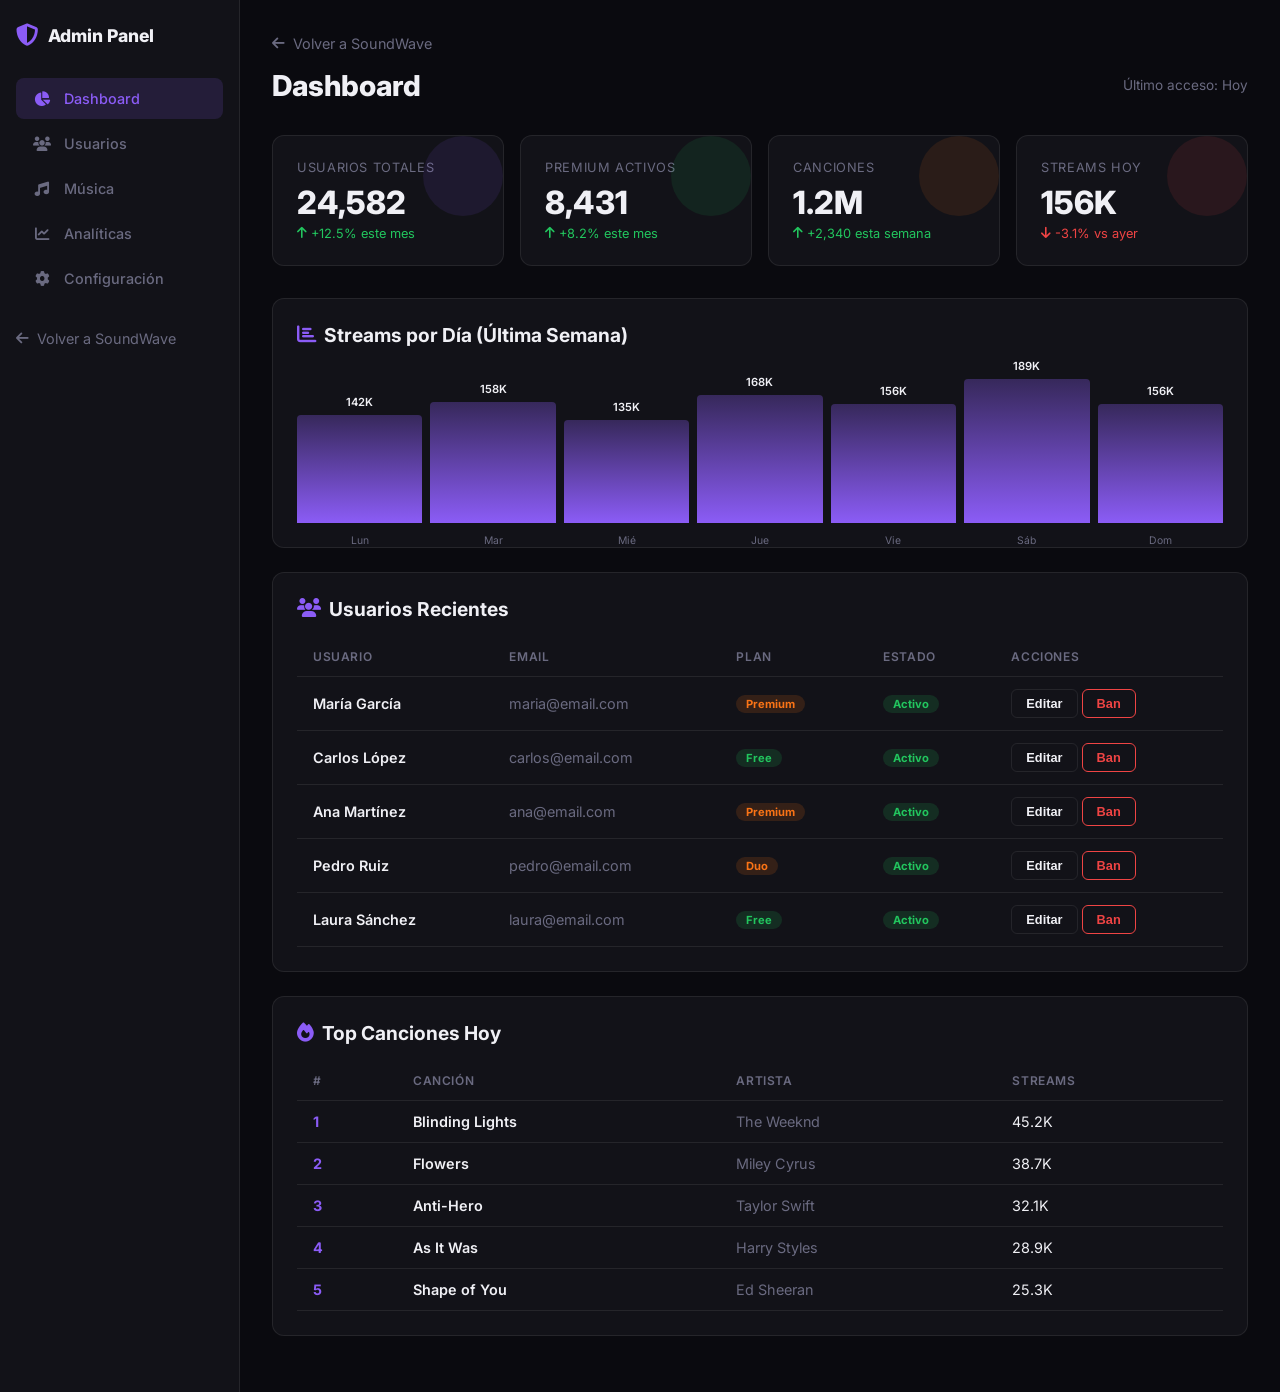
<file: admin/index.html>
<!DOCTYPE html>
<html lang="es">
<head>
    <meta charset="UTF-8">
    <meta name="viewport" content="width=device-width, initial-scale=1.0">
    <title>SoundWave Admin — Panel de Administración</title>
    <link href="https://fonts.googleapis.com/css2?family=Inter:wght@300;400;500;600;700;800;900&display=swap" rel="stylesheet">
    <link href="https://cdnjs.cloudflare.com/ajax/libs/font-awesome/6.5.1/css/all.min.css" rel="stylesheet">
    <style>
        *{margin:0;padding:0;box-sizing:border-box}
        :root{--bg:#0a0a0f;--bg2:#121218;--bg3:#1a1a24;--text:#f0f0f5;--muted:#6a6a80;--accent:#8b5cf6;--green:#22c55e;--red:#ef4444;--orange:#f97316;--border:rgba(255,255,255,.08);--radius:12px}
        body{font-family:'Inter',sans-serif;background:var(--bg);color:var(--text);min-height:100vh}
        .admin-layout{display:grid;grid-template-columns:240px 1fr;min-height:100vh}
        .admin-sidebar{background:var(--bg2);padding:24px 16px;border-right:1px solid var(--border)}
        .admin-logo{display:flex;align-items:center;gap:10px;margin-bottom:32px;font-weight:800;font-size:1.1rem}
        .admin-logo i{font-size:1.4rem;color:var(--accent)}
        .admin-nav a{display:flex;align-items:center;gap:12px;padding:12px 16px;border-radius:8px;color:var(--muted);font-size:.9rem;font-weight:500;transition:all .2s;margin-bottom:4px}
        .admin-nav a:hover,.admin-nav a.active{background:rgba(139,92,246,.15);color:var(--accent)}
        .admin-nav a i{width:20px;text-align:center}
        .admin-main{padding:32px;overflow-y:auto}
        .admin-header{display:flex;justify-content:space-between;align-items:center;margin-bottom:32px}
        .admin-header h1{font-size:1.8rem;font-weight:800}
        .stat-grid{display:grid;grid-template-columns:repeat(auto-fit,minmax(220px,1fr));gap:16px;margin-bottom:32px}
        .stat-card{background:var(--bg2);border:1px solid var(--border);border-radius:var(--radius);padding:24px;position:relative;overflow:hidden}
        .stat-card::after{content:'';position:absolute;top:0;right:0;width:80px;height:80px;border-radius:50%;opacity:.1}
        .stat-card.purple::after{background:var(--accent)}.stat-card.green::after{background:var(--green)}.stat-card.orange::after{background:var(--orange)}.stat-card.red::after{background:var(--red)}
        .stat-label{font-size:.8rem;color:var(--muted);text-transform:uppercase;letter-spacing:.05em;margin-bottom:8px}
        .stat-value{font-size:2rem;font-weight:800}
        .stat-change{font-size:.8rem;margin-top:4px;display:flex;align-items:center;gap:4px}
        .stat-change.up{color:var(--green)}.stat-change.down{color:var(--red)}
        .admin-section{background:var(--bg2);border:1px solid var(--border);border-radius:var(--radius);padding:24px;margin-bottom:24px}
        .admin-section h2{font-size:1.2rem;font-weight:700;margin-bottom:16px;display:flex;align-items:center;gap:8px}
        .admin-section h2 i{color:var(--accent)}
        table{width:100%;border-collapse:collapse}
        th,td{padding:12px 16px;text-align:left;border-bottom:1px solid var(--border);font-size:.9rem}
        th{font-size:.75rem;text-transform:uppercase;letter-spacing:.05em;color:var(--muted);font-weight:600}
        tr:hover{background:rgba(255,255,255,.02)}
        .badge{display:inline-block;padding:2px 10px;border-radius:20px;font-size:.7rem;font-weight:700}
        .badge-active{background:rgba(34,197,94,.15);color:var(--green)}
        .badge-premium{background:rgba(249,115,22,.15);color:var(--orange)}
        .btn-sm{padding:6px 14px;border-radius:6px;font-size:.8rem;font-weight:600;border:1px solid var(--border);cursor:pointer;transition:all .2s;background:transparent;color:var(--text)}
        .btn-sm:hover{background:var(--accent);border-color:var(--accent)}
        .btn-danger{color:var(--red);border-color:var(--red)}
        .btn-danger:hover{background:var(--red)}
        .chart-bar{display:flex;align-items:flex-end;gap:8px;height:160px;padding-top:16px}
        .bar{flex:1;background:linear-gradient(to top,var(--accent),rgba(139,92,246,.3));border-radius:4px 4px 0 0;position:relative;transition:all .3s;min-width:20px}
        .bar:hover{opacity:.8}
        .bar-label{position:absolute;bottom:-24px;left:50%;transform:translateX(-50%);font-size:.65rem;color:var(--muted);white-space:nowrap}
        .bar-value{position:absolute;top:-20px;left:50%;transform:translateX(-50%);font-size:.7rem;font-weight:600}
        a{color:inherit;text-decoration:none}
        .back-link{display:inline-flex;align-items:center;gap:8px;color:var(--muted);font-size:.9rem;margin-bottom:16px;transition:color .2s}
        .back-link:hover{color:var(--accent)}
        @media(max-width:1024px){.stat-grid{grid-template-columns:repeat(2,1fr)}.admin-main{padding:24px}}
        @media(max-width:768px){
            .admin-layout{grid-template-columns:1fr}
            .admin-sidebar{display:none}
            .admin-main{padding:16px}
            .admin-header{flex-direction:column;align-items:flex-start;gap:8px}
            .admin-header h1{font-size:1.4rem}
            .stat-grid{grid-template-columns:repeat(2,1fr);gap:12px}
            .stat-card{padding:16px}
            .stat-value{font-size:1.5rem}
            .admin-section{padding:16px}
            .admin-section h2{font-size:1rem}
            .admin-section table{display:block;overflow-x:auto;-webkit-overflow-scrolling:touch}
            th,td{padding:10px 12px;font-size:.8rem;white-space:nowrap}
            .chart-bar{height:120px;gap:4px}
            .bar-label{font-size:.55rem}
            .bar-value{font-size:.6rem}
        }
        @media(max-width:480px){
            .stat-grid{grid-template-columns:1fr;gap:8px}
            .stat-card{padding:12px}
            .stat-value{font-size:1.3rem}
            .stat-label{font-size:.7rem}
            .stat-change{font-size:.7rem}
            th,td{padding:8px;font-size:.75rem}
            .btn-sm{padding:4px 10px;font-size:.7rem}
            .badge{font-size:.6rem;padding:2px 8px}
            .chart-bar{height:100px;gap:2px}
        }
    </style>
</head>
<body>
    <div class="admin-layout">
        <aside class="admin-sidebar">
            <div class="admin-logo"><i class="fas fa-shield-alt"></i> Admin Panel</div>
            <nav class="admin-nav">
                <a href="#" class="active" data-section="dashboard"><i class="fas fa-chart-pie"></i> Dashboard</a>
                <a href="#" data-section="users"><i class="fas fa-users"></i> Usuarios</a>
                <a href="#" data-section="music"><i class="fas fa-music"></i> Música</a>
                <a href="#" data-section="analytics"><i class="fas fa-chart-line"></i> Analíticas</a>
                <a href="#" data-section="settings"><i class="fas fa-cog"></i> Configuración</a>
            </nav>
            <div style="margin-top:auto;padding-top:24px">
                <a href="../index.html" class="back-link"><i class="fas fa-arrow-left"></i> Volver a SoundWave</a>
            </div>
        </aside>
        <main class="admin-main" id="admin-main">
            <a href="../index.html" class="back-link"><i class="fas fa-arrow-left"></i> Volver a SoundWave</a>
            <div class="admin-header">
                <h1>Dashboard</h1>
                <span style="color:var(--muted);font-size:.85rem">Último acceso: Hoy</span>
            </div>
            <div class="stat-grid">
                <div class="stat-card purple">
                    <div class="stat-label">Usuarios Totales</div>
                    <div class="stat-value">24,582</div>
                    <div class="stat-change up"><i class="fas fa-arrow-up"></i> +12.5% este mes</div>
                </div>
                <div class="stat-card green">
                    <div class="stat-label">Premium Activos</div>
                    <div class="stat-value">8,431</div>
                    <div class="stat-change up"><i class="fas fa-arrow-up"></i> +8.2% este mes</div>
                </div>
                <div class="stat-card orange">
                    <div class="stat-label">Canciones</div>
                    <div class="stat-value">1.2M</div>
                    <div class="stat-change up"><i class="fas fa-arrow-up"></i> +2,340 esta semana</div>
                </div>
                <div class="stat-card red">
                    <div class="stat-label">Streams Hoy</div>
                    <div class="stat-value">156K</div>
                    <div class="stat-change down"><i class="fas fa-arrow-down"></i> -3.1% vs ayer</div>
                </div>
            </div>
            <div class="admin-section">
                <h2><i class="fas fa-chart-bar"></i> Streams por Día (Última Semana)</h2>
                <div class="chart-bar" id="chart-streams"></div>
            </div>
            <div class="admin-section">
                <h2><i class="fas fa-users"></i> Usuarios Recientes</h2>
                <table>
                    <thead><tr><th>Usuario</th><th>Email</th><th>Plan</th><th>Estado</th><th>Acciones</th></tr></thead>
                    <tbody id="users-table"></tbody>
                </table>
            </div>
            <div class="admin-section">
                <h2><i class="fas fa-fire"></i> Top Canciones Hoy</h2>
                <table>
                    <thead><tr><th>#</th><th>Canción</th><th>Artista</th><th>Streams</th></tr></thead>
                    <tbody id="top-songs-table"></tbody>
                </table>
            </div>
        </main>
    </div>
    <script>
        // Chart
        const days = ['Lun','Mar','Mié','Jue','Vie','Sáb','Dom'];
        const values = [142,158,135,168,156,189,156];
        const max = Math.max(...values);
        document.getElementById('chart-streams').innerHTML = values.map((v,i) =>
            `<div class="bar" style="height:${(v/max)*100}%"><span class="bar-value">${v}K</span><span class="bar-label">${days[i]}</span></div>`
        ).join('');

        // Users
        const users = [
            {name:'María García',email:'maria@email.com',plan:'Premium',status:'Activo'},
            {name:'Carlos López',email:'carlos@email.com',plan:'Free',status:'Activo'},
            {name:'Ana Martínez',email:'ana@email.com',plan:'Premium',status:'Activo'},
            {name:'Pedro Ruiz',email:'pedro@email.com',plan:'Duo',status:'Activo'},
            {name:'Laura Sánchez',email:'laura@email.com',plan:'Free',status:'Activo'},
        ];
        document.getElementById('users-table').innerHTML = users.map(u => `<tr>
            <td style="font-weight:600">${u.name}</td><td style="color:var(--muted)">${u.email}</td>
            <td><span class="badge ${u.plan==='Free'?'badge-active':'badge-premium'}">${u.plan}</span></td>
            <td><span class="badge badge-active">${u.status}</span></td>
            <td><button class="btn-sm">Editar</button> <button class="btn-sm btn-danger">Ban</button></td>
        </tr>`).join('');

        // Top songs
        const topSongs = [
            {title:'Blinding Lights',artist:'The Weeknd',streams:'45.2K'},
            {title:'Flowers',artist:'Miley Cyrus',streams:'38.7K'},
            {title:'Anti-Hero',artist:'Taylor Swift',streams:'32.1K'},
            {title:'As It Was',artist:'Harry Styles',streams:'28.9K'},
            {title:'Shape of You',artist:'Ed Sheeran',streams:'25.3K'},
        ];
        document.getElementById('top-songs-table').innerHTML = topSongs.map((s,i) =>
            `<tr><td style="font-weight:700;color:var(--accent)">${i+1}</td><td style="font-weight:600">${s.title}</td><td style="color:var(--muted)">${s.artist}</td><td>${s.streams}</td></tr>`
        ).join('');
    </script>
</body>
</html>
</file>
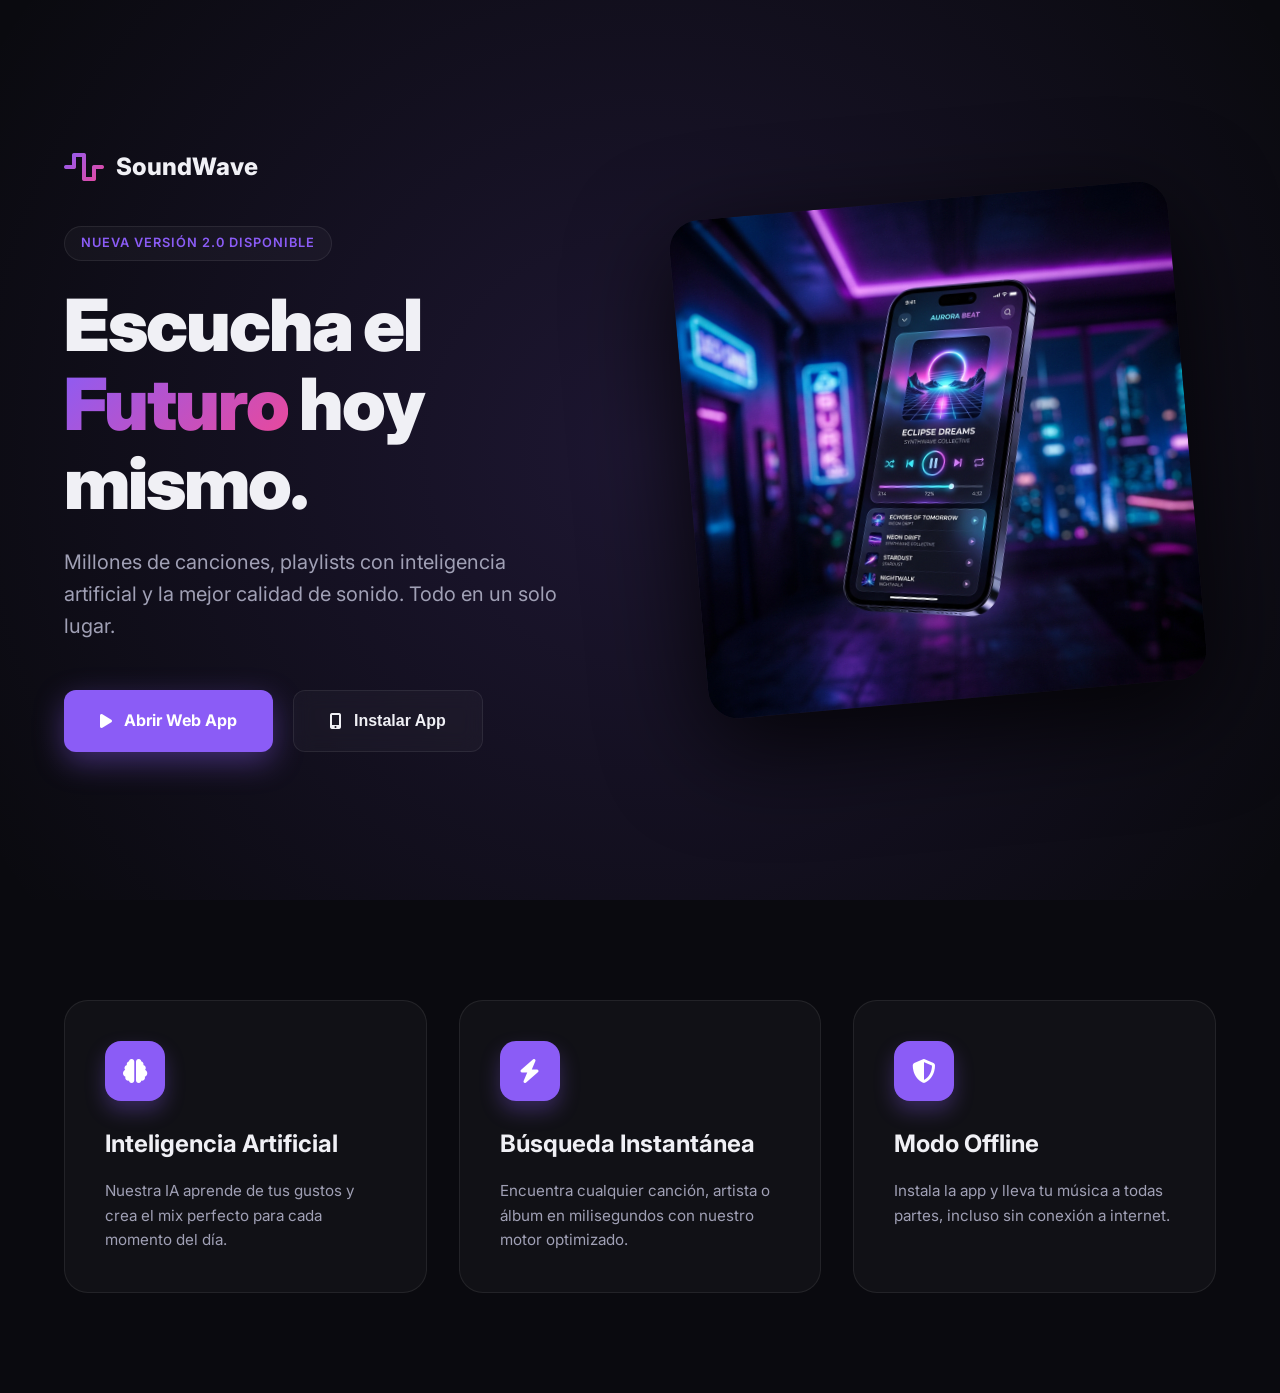
<file: landing.html>
<!DOCTYPE html>
<html lang="es">
<head>
    <meta charset="UTF-8">
    <meta name="viewport" content="width=device-width, initial-scale=1.0">
    <title>SoundWave — Siente la Música</title>
    <link href="https://fonts.googleapis.com/css2?family=Inter:wght@300;400;500;600;700;800;900&display=swap" rel="stylesheet">
    <link href="https://cdnjs.cloudflare.com/ajax/libs/font-awesome/6.5.1/css/all.min.css" rel="stylesheet">
    <style>
        :root {
            --bg: #0a0a0f;
            --accent: #8b5cf6;
            --accent-hover: #a78bfa;
            --text: #f0f0f5;
            --text-muted: #a0a0b5;
            --glass: rgba(255, 255, 255, 0.03);
            --glass-border: rgba(255, 255, 255, 0.08);
            --gradient: linear-gradient(135deg, #8b5cf6, #ec4899);
        }

        * { margin: 0; padding: 0; box-sizing: border-box; }
        body {
            font-family: 'Inter', sans-serif;
            background: var(--bg);
            color: var(--text);
            overflow-x: hidden;
            line-height: 1.6;
        }

        /* Hero Section */
        .hero {
            height: 100vh;
            display: flex;
            align-items: center;
            justify-content: center;
            position: relative;
            padding: 0 5%;
            overflow: hidden;
        }

        .hero-bg {
            position: absolute;
            top: 50%;
            left: 50%;
            transform: translate(-50%, -50%);
            width: 140%;
            height: 140%;
            background: radial-gradient(circle, rgba(139, 92, 246, 0.15) 0%, rgba(10, 10, 15, 0) 70%);
            z-index: -1;
        }

        .container {
            max-width: 1200px;
            width: 100%;
            display: grid;
            grid-template-columns: 1fr 1fr;
            gap: 40px;
            align-items: center;
        }

        .hero-content {
            z-index: 10;
        }

        .logo {
            display: flex;
            align-items: center;
            gap: 12px;
            margin-bottom: 40px;
            font-size: 1.5rem;
            font-weight: 800;
        }

        .logo i {
            background: var(--gradient);
            -webkit-background-clip: text;
            -webkit-text-fill-color: transparent;
            font-size: 2rem;
        }

        .badge {
            display: inline-block;
            background: var(--glass);
            border: 1px solid var(--glass-border);
            padding: 6px 16px;
            border-radius: 99px;
            font-size: 0.8rem;
            font-weight: 600;
            margin-bottom: 24px;
            color: var(--accent);
            text-transform: uppercase;
            letter-spacing: 1px;
        }

        h1 {
            font-size: 4.5rem;
            font-weight: 900;
            line-height: 1.1;
            margin-bottom: 24px;
            letter-spacing: -2px;
        }

        h1 span {
            background: var(--gradient);
            -webkit-background-clip: text;
            -webkit-text-fill-color: transparent;
        }

        .subtitle {
            font-size: 1.25rem;
            color: var(--text-muted);
            margin-bottom: 48px;
            max-width: 500px;
        }

        .actions {
            display: flex;
            gap: 20px;
        }

        .btn {
            padding: 18px 36px;
            border-radius: 12px;
            font-size: 1rem;
            font-weight: 700;
            cursor: pointer;
            transition: all 0.3s ease;
            text-decoration: none;
            display: inline-flex;
            align-items: center;
            gap: 12px;
        }

        .btn-primary {
            background: var(--accent);
            color: white;
            box-shadow: 0 10px 30px rgba(139, 92, 246, 0.4);
        }

        .btn-primary:hover {
            transform: translateY(-5px);
            background: var(--accent-hover);
            box-shadow: 0 15px 40px rgba(139, 92, 246, 0.6);
        }

        .btn-secondary {
            background: var(--glass);
            border: 1px solid var(--glass-border);
            color: var(--text);
            backdrop-filter: blur(10px);
        }

        .btn-secondary:hover {
            background: rgba(255, 255, 255, 0.08);
            transform: translateY(-5px);
        }

        /* Hero Image */
        .hero-image-container {
            position: relative;
            display: flex;
            justify-content: center;
        }

        .hero-image {
            width: 100%;
            max-width: 500px;
            border-radius: 30px;
            box-shadow: 0 30px 100px rgba(0, 0, 0, 0.8);
            transform: rotate(-5deg);
            transition: transform 0.5s ease;
        }

        .hero-image:hover {
            transform: rotate(0deg) scale(1.02);
        }

        /* Features Section */
        .features {
            padding: 100px 5%;
            background: var(--bg);
        }

        .features-grid {
            max-width: 1200px;
            margin: 0 auto;
            display: grid;
            grid-template-columns: repeat(3, 1fr);
            gap: 32px;
        }

        .feature-card {
            background: var(--glass);
            border: 1px solid var(--glass-border);
            padding: 40px;
            border-radius: 24px;
            transition: all 0.3s ease;
        }

        .feature-card:hover {
            background: rgba(255, 255, 255, 0.05);
            transform: translateY(-10px);
            border-color: var(--accent);
        }

        .feature-icon {
            width: 60px;
            height: 60px;
            background: var(--accent);
            border-radius: 16px;
            display: flex;
            align-items: center;
            justify-content: center;
            font-size: 1.5rem;
            margin-bottom: 24px;
            color: white;
            box-shadow: 0 10px 20px rgba(139, 92, 246, 0.3);
        }

        .feature-card h3 {
            font-size: 1.5rem;
            margin-bottom: 16px;
        }

        .feature-card p {
            color: var(--text-muted);
            font-size: 0.95rem;
        }

        /* Responsive */
        @media (max-width: 1024px) {
            h1 { font-size: 3.5rem; letter-spacing: -1px; }
            .features-grid { grid-template-columns: repeat(2, 1fr); }
        }

        @media (max-width: 900px) {
            .container {
                grid-template-columns: 1fr;
                text-align: center;
            }
            h1 { font-size: 3rem; letter-spacing: -1px; }
            .subtitle { margin: 0 auto 40px; }
            .actions { justify-content: center; }
            .hero-image { transform: rotate(0); margin-top: 40px; max-width: 400px; }
            .features-grid { grid-template-columns: 1fr; }
        }

        @media (max-width: 768px) {
            .hero { padding: 0 4%; min-height: 100vh; height: auto; }
            h1 { font-size: 2.5rem; letter-spacing: -1px; }
            .subtitle { font-size: 1rem; margin-bottom: 32px; }
            .actions { flex-direction: column; align-items: center; gap: 12px; }
            .btn { width: 100%; max-width: 300px; justify-content: center; padding: 16px 24px; }
            .hero-image { max-width: 320px; margin-top: 32px; }
            .features { padding: 60px 4%; }
            .feature-card { padding: 28px; }
            .feature-card h3 { font-size: 1.25rem; }
            .install-modal { padding: 24px; max-width: 90%; }
        }

        @media (max-width: 480px) {
            .hero { padding: 0 4%; }
            h1 { font-size: 2rem; letter-spacing: -0.5px; }
            .subtitle { font-size: 0.9rem; margin-bottom: 24px; }
            .badge { font-size: 0.7rem; padding: 4px 12px; }
            .logo { font-size: 1.25rem; margin-bottom: 24px; }
            .logo i { font-size: 1.5rem; }
            .hero-image { max-width: 260px; margin-top: 24px; border-radius: 20px; }
            .features { padding: 40px 4%; }
            .features-grid { gap: 20px; }
            .feature-card { padding: 20px; border-radius: 16px; }
            .feature-icon { width: 48px; height: 48px; font-size: 1.2rem; margin-bottom: 16px; }
            .feature-card h3 { font-size: 1.1rem; margin-bottom: 8px; }
            .feature-card p { font-size: 0.85rem; }
            .install-modal { padding: 20px; border-radius: 16px; }
            .install-modal i { font-size: 3rem; }
        }

        @media (max-width: 360px) {
            h1 { font-size: 1.75rem; }
            .btn { padding: 14px 20px; font-size: 0.9rem; }
            .hero-image { max-width: 220px; }
        }

        @media (max-height: 500px) and (orientation: landscape) {
            .hero { min-height: auto; height: auto; padding: 40px 5%; }
            h1 { font-size: 2rem; }
            .hero-image { max-width: 250px; margin-top: 0; }
        }

        @media (hover: none) and (pointer: coarse) {
            .btn:hover { transform: none; }
            .feature-card:hover { transform: none; }
            .hero-image:hover { transform: rotate(-5deg); }
        }

        /* PWA Install UI */
        #install-overlay {
            position: fixed;
            inset: 0;
            background: rgba(0,0,0,0.9);
            display: none;
            align-items: center;
            justify-content: center;
            z-index: 1000;
            backdrop-filter: blur(10px);
        }

        .install-modal {
            background: var(--bg);
            border: 1px solid var(--glass-border);
            padding: 40px;
            border-radius: 24px;
            text-align: center;
            max-width: 400px;
        }

        .install-modal i {
            font-size: 4rem;
            color: var(--accent);
            margin-bottom: 24px;
        }
    </style>
</head>
<body>
    <div class="hero-bg"></div>

    <section class="hero">
        <div class="container">
            <div class="hero-content">
                <div class="logo">
                    <i class="fas fa-wave-square"></i> SoundWave
                </div>
                <div class="badge">Nueva versión 2.0 disponible</div>
                <h1>Escucha el <span>Futuro</span> hoy mismo.</h1>
                <p class="subtitle">Millones de canciones, playlists con inteligencia artificial y la mejor calidad de sonido. Todo en un solo lugar.</p>
                <div class="actions">
                    <a href="index.html" class="btn btn-primary" id="btn-open-app">
                        <i class="fas fa-play"></i> Abrir Web App
                    </a>
                    <button class="btn btn-secondary" id="btn-install">
                        <i class="fas fa-mobile-alt"></i> Instalar App
                    </button>
                </div>
            </div>
            <div class="hero-image-container">
                <img src="assets/landing-hero.png" alt="SoundWave App Mockup" class="hero-image">
            </div>
        </div>
    </section>

    <section class="features">
        <div class="features-grid">
            <div class="feature-card">
                <div class="feature-icon"><i class="fas fa-brain"></i></div>
                <h3>Inteligencia Artificial</h3>
                <p>Nuestra IA aprende de tus gustos y crea el mix perfecto para cada momento del día.</p>
            </div>
            <div class="feature-card">
                <div class="feature-icon"><i class="fas fa-bolt"></i></div>
                <h3>Búsqueda Instantánea</h3>
                <p>Encuentra cualquier canción, artista o álbum en milisegundos con nuestro motor optimizado.</p>
            </div>
            <div class="feature-card">
                <div class="feature-icon"><i class="fas fa-shield-alt"></i></div>
                <h3>Modo Offline</h3>
                <p>Instala la app y lleva tu música a todas partes, incluso sin conexión a internet.</p>
            </div>
        </div>
    </section>

    <div id="install-overlay">
        <div class="install-modal">
            <i class="fas fa-mobile-alt"></i>
            <h2>Instalación Lista</h2>
            <p style="margin: 16px 0 32px; color: var(--text-muted)">Haz clic abajo para instalar SoundWave en tu dispositivo.</p>
            <button class="btn btn-primary" id="btn-do-install" style="width: 100%">Instalar Ahora</button>
            <button class="btn-text" id="btn-close-install" style="margin-top: 20px; cursor: pointer; color: var(--text-muted); background: none; border: none;">Más tarde</button>
        </div>
    </div>

    <script>
        // PWA Installation Logic
        let deferredPrompt;
        const btnInstall = document.getElementById('btn-install');
        const overlay = document.getElementById('install-overlay');
        const btnDoInstall = document.getElementById('btn-do-install');

        window.addEventListener('beforeinstallprompt', (e) => {
            e.preventDefault();
            deferredPrompt = e;
            btnInstall.style.display = 'inline-flex';
        });

        btnInstall.onclick = () => {
            if (deferredPrompt) {
                overlay.style.display = 'flex';
            } else {
                alert('La aplicación ya está instalada o tu navegador no soporta la instalación directa.');
            }
        };

        btnDoInstall.onclick = async () => {
            if (deferredPrompt) {
                deferredPrompt.prompt();
                const { outcome } = await deferredPrompt.userChoice;
                if (outcome === 'accepted') {
                    console.log('App installed');
                }
                deferredPrompt = null;
                overlay.style.display = 'none';
            }
        };

        document.getElementById('btn-close-install').onclick = () => {
            overlay.style.display = 'none';
        };

        // Register Service Worker
        if ('serviceWorker' in navigator) {
            navigator.serviceWorker.register('sw.js');
        }
    </script>
</body>
</html>
</file>
